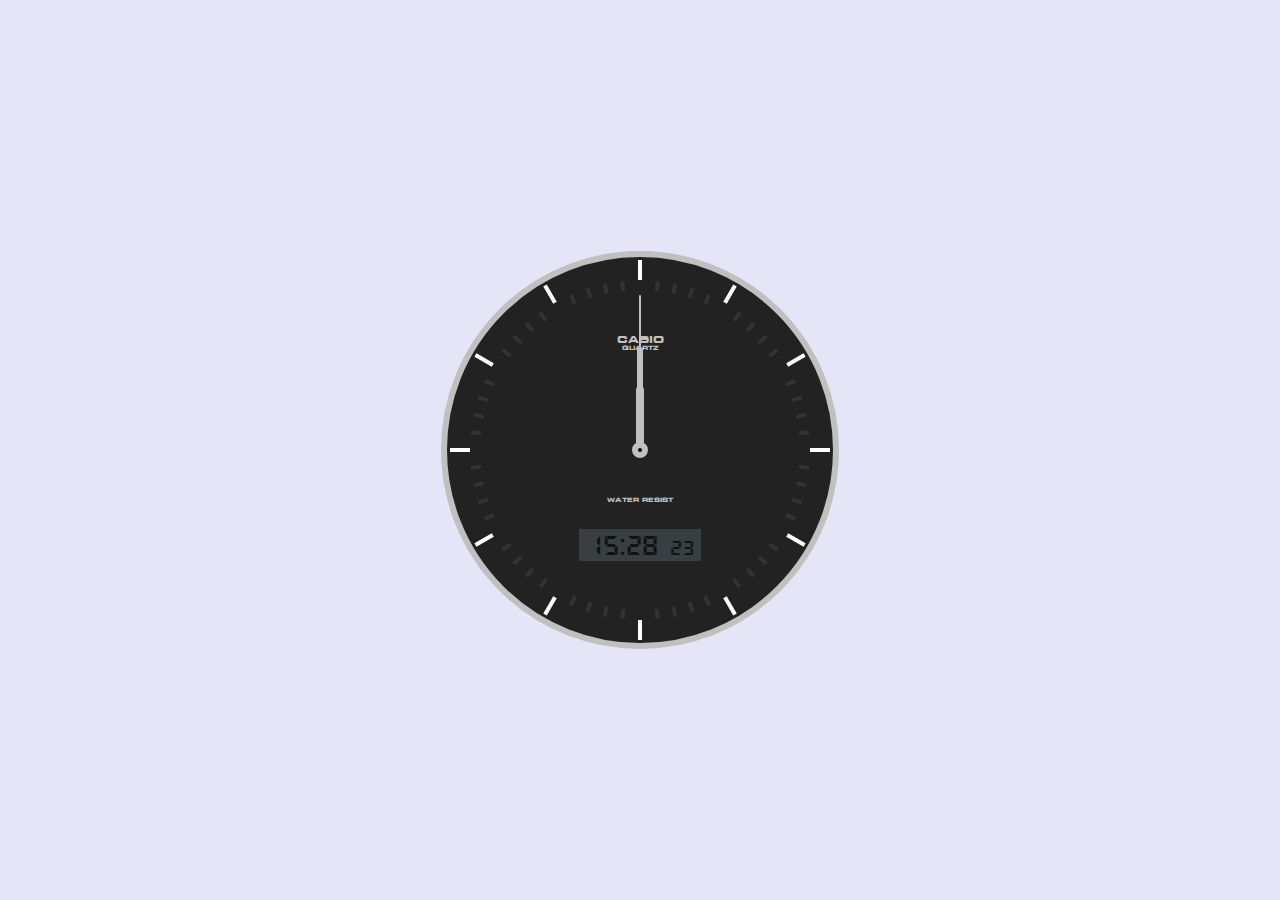
<file: index.html>
<!DOCTYPE html>
<html lang="en">
<head>
    <meta charset="UTF-8">

    <meta name="viewport" content="width=device-width, initial-scale=1"/>
    <meta
            name="description"
            content="Quantori Homework #3.2 by Maksim Mordvintsev. SVG watch animation."
    />

    <!--FAVICON-->
    <link rel="apple-touch-icon" sizes="180x180" href="/favicon/apple-touch-icon.png">
    <link rel="icon" type="image/png" sizes="32x32" href="/favicon/favicon-32x32.png">
    <link rel="icon" type="image/png" sizes="16x16" href="/favicon/favicon-16x16.png">
    <link rel="manifest" href="/favicon/site.webmanifest">
    <link rel="mask-icon" href="/favicon/safari-pinned-tab.svg" color="#5bbad5">
    <link rel="shortcut icon" href="/favicon/favicon.ico">
    <meta name="msapplication-TileColor" content="#ffc40d">
    <meta name="msapplication-config" content="/favicon/browserconfig.xml">
    <meta name="theme-color" content="#ffffff">

    <!--OG TAGS-->
    <meta property="og:url" content="https://mordvintsevmv.github.io/quantori_homework_3_2/">
    <meta property="og:title" content="Quantori Homework #3.2 by Maksim Mordvintsev">
    <meta property="og:image" content="https://mordvintsevmv.github.io/quantori_homework_3_2/og_image.png">
    <meta property="og:type" content="website"/>

    <meta name="twitter:card" content="summary_large_image">
    <meta property="twitter:domain" content="mordvintsevmv.github.io/quantori_homework_3_2">
    <meta property="twitter:url" content="https://mordvintsevmv.github.io/quantori_homework_3_2/">
    <meta name="twitter:title" content="Quantori Homework #3.2 by Maksim Mordvintsev">
    <meta name="twitter:image" content="https://mordvintsevmv.github.io/quantori_homework_3_2/og_image.png">

    <meta
            property="og:description"
            content="SVG watch animation."
    />
    <meta
            property="twitter:description"
            content="SVG watch animation."
    />

    <!--FONTS-->
    <link rel="preconnect" href="https://fonts.googleapis.com">
    <link rel="preconnect" href="https://fonts.gstatic.com" crossorigin>
    <link href="https://fonts.googleapis.com/css2?family=Roboto:ital,wght@0,100;0,300;0,400;0,500;0,700;0,900;1,100;1,300;1,400;1,500;1,700;1,900&display=swap"
          rel="stylesheet">


    <!--STYLES-->
    <link href="css/index.css" rel="stylesheet" type="text/css">
    <link href="css/null.css" rel="stylesheet" type="text/css">
    <link href="css/watch.css" rel="stylesheet" type="text/css">
    <link href="fonts/fonts.css" rel="stylesheet" type="text/css">

    <title>Quantori Homework #3.2</title>
</head>
<body>

<div class="screen-wrapper">

    <svg xmlns="http://www.w3.org/2000/svg" id="watch" class="watch" version="1.1" viewBox="-100 -100 200 200">

        <defs>
            <line id="watch-12-stroke" x1="0" x2="0" y1="-85" y2="-95" fill="white" stroke="white" stroke-width="2"/>
            <line id="watch-60-stroke" x1="0" x2="0" y1="-80" y2="-85" fill="#333333" stroke="#333333"
                  stroke-width="2"/>
        </defs>

        <circle r="98" class="watch__face"/>

        <g fill="#C0C0C0" class="watch__brand-text" dominant-baseline="middle" text-anchor="middle">
            <text y="-55" font-size="5">CASIO</text>
            <text y="-51" font-size="3">QUARTZ</text>
            <text y="25" font-size="3">WATER RESIST
            </text>
        </g>

        <g class="watch__digital-time">
            <rect width="60" height="15" x="-30" y="40" fill="#383F42" stroke="#383F42"/>
            <text id="watch-digital-hm" x="-23" y="53" fill="#111111" font-size="16">19:4</text>
            <text id="watch-digital-seconds" x="15" y="53" fill="#111111" font-size="12">20</text>
        </g>

        <line id="watch-hand-hours" x1="0" x2="0" y1="0" y2="-30" stroke-width="4" class="watch__hand"/>
        <line id="watch-hand-minutes" x1="0" x2="0" y1="0" y2="-50" stroke-width="3" class="watch__hand"/>
        <line id="watch-hand-seconds" x1="0" x2="0" y1="0" y2="-77" stroke-width="1" class="watch__hand"/>

        <circle r="4" fill="#C0C0C0"/>
        <circle r="1" fill="black"/>

    </svg>

</div>

<script src="js/date-time.js"></script>
</body>
</html>
</file>
<file: css/index.css>
body {
    font-family: 'Roboto', sans-serif;
}

.screen-wrapper {
    width: 100vw;
    height: 100vh;

    display: flex;

    justify-content: space-around;
    align-items: center;

    /*
    Adding background
    */
    background-color: #e5e5f7;
    background-image: radial-gradient(#373F42 0.5px, transparent 0.5px), radial-gradient(#373F42 0.5px, #e5e5f7 0.5px);
    background-size: 20px 20px;
    background-position: 0 0, 10px 10px;
}

@media screen and (orientation: landscape) {
    .screen-wrapper {
        flex-direction: row;
    }
}

@media screen and (orientation: portrait) {
    .screen-wrapper {
        flex-direction: column;
    }
}
</file>
<file: css/watch.css>
.watch {
    height: 400px;
    width: 400px;

    -ms-user-select: none;
    -moz-user-select: none;
    -webkit-user-select: none;
    user-select: none;

    cursor: default;

    font-family: "eurostilebold_extended_2", sans-serif;
}

.watch__face {
    fill: #222222;
    stroke: #C0C0C0;
    stroke-width: 3px;
}

.watch__hand {
    stroke: #C0C0C0;
    stroke-linecap: round;
}

.watch__digital-time {
    font-family: 'ds-digitalbold', 'ds-digitalnormal', sans-serif;
}

@keyframes animate-watch-hand {
    from {
        transform: rotate(0deg);
    }
    to {
        transform: rotate(360deg);
    }
}
</file>
<file: fonts/fonts.css>
@font-face {
    font-family: 'ds-digitalnormal';
    src: url('ds-digi-webfont.woff2') format('woff2'),
    url('ds-digi-webfont.woff') format('woff');
    font-weight: normal;
    font-style: normal;
}

@font-face {
    font-family: 'ds-digitalbold';
    src: url('ds-digib-webfont.woff2') format('woff2'),
    url('ds-digib-webfont.woff') format('woff');
    font-weight: normal;
    font-style: normal;
}


@font-face {
    font-family: 'eurostilebold_extended_2';
    src: url('eurostileextendedbold-webfont.woff2') format('woff2'),
    url('eurostileextendedbold-webfont.woff') format('woff');
    font-weight: normal;
    font-style: normal;
}
</file>
<file: css/null.css>
/*
Resetting all standard styles
*/

*,
*::before,
*::after {
    box-sizing: border-box;
}

ul[class],
ol[class] {
    padding: 0;
}

body,
h1,
h2,
h3,
h4,
p,
ul[class],
ol[class],
li,
figure,
figcaption,
blockquote,
dl,
dd {
    margin: 0;
}

body {
    min-height: 100vh;
    scroll-behavior: smooth;
    text-rendering: optimizeSpeed;
    line-height: 1.5;
}

ul[class],
ol[class] {
    list-style: none;
}

a:not([class]) {
    text-decoration-skip-ink: auto;
}

img {
    max-width: 100%;
    display: block;
}

article > * + * {
    margin-top: 1em;
}

input,
button,
textarea,
select {
    font: inherit;
}

@media (prefers-reduced-motion: reduce) {
    * {
        animation-duration: 0.01ms !important;
        animation-iteration-count: 1 !important;
        transition-duration: 0.01ms !important;
        scroll-behavior: auto !important;
    }
}
</file>
